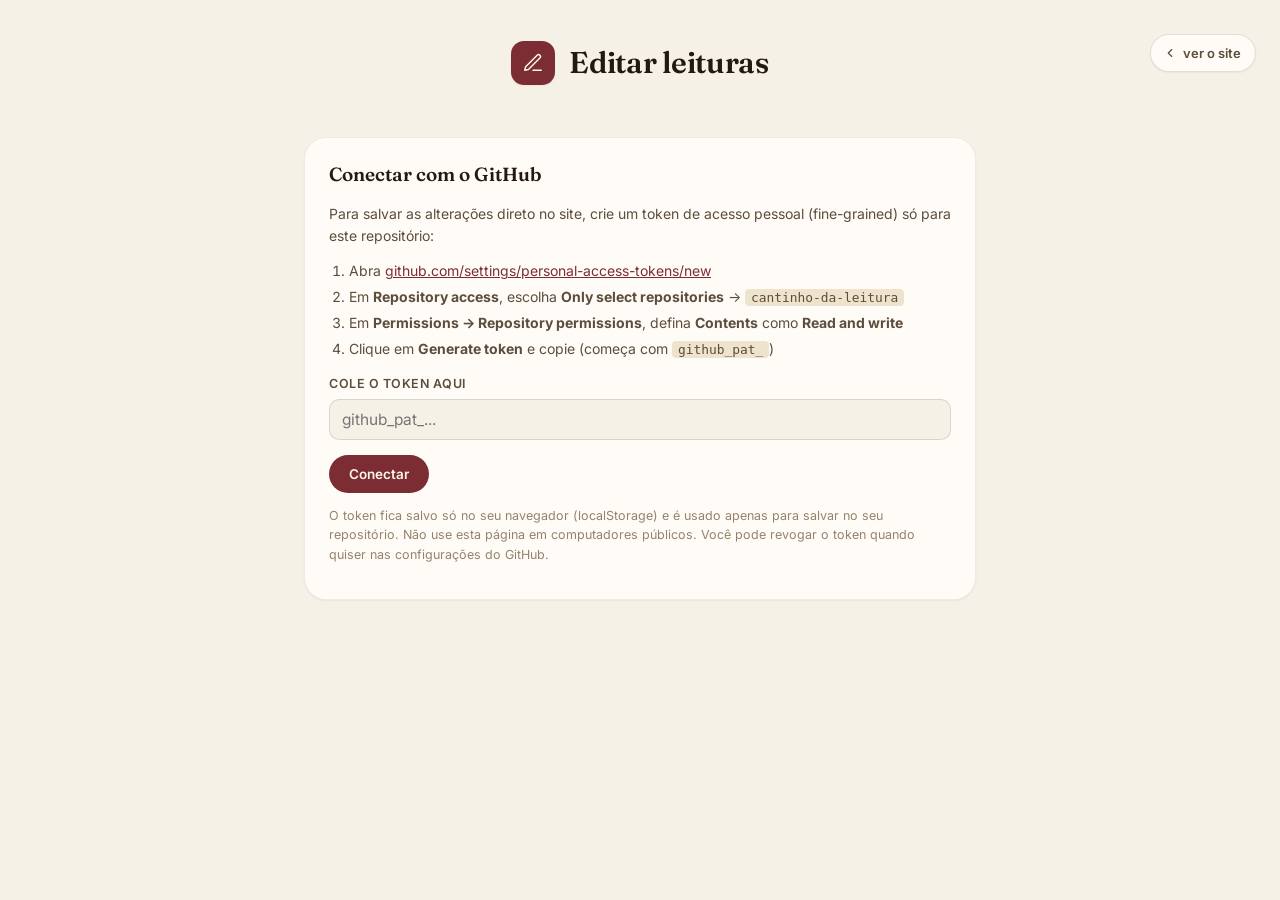
<file: admin.html>
<!DOCTYPE html>
<html lang="pt-BR">
<head>
<meta charset="UTF-8">
<meta name="viewport" content="width=device-width, initial-scale=1.0">
<title>Editar — Cantinho da Leitura</title>
<link rel="icon" href="data:image/svg+xml,<svg xmlns='http://www.w3.org/2000/svg' viewBox='0 0 24 24'><rect width='24' height='24' rx='6' fill='%237c2d33'/><path d='M4 7c0 0 2.2-1.3 5-1 1.3.15 2.7.75 3 .9.3-.15 1.7-.75 3-.9 2.8-.3 5 1 5 1v10.6c0 0-2.2-1.1-5-.8-1.3.1-2.7.7-3 .85-.3-.15-1.7-.75-3-.85-2.8-.3-5 .8-5 .8V7Z' fill='none' stroke='%23fdf6ec' stroke-width='1.5' stroke-linecap='round' stroke-linejoin='round'/><path d='M12 6.9V17.5' stroke='%23fdf6ec' stroke-width='1.5' stroke-linecap='round'/></svg>">
<link rel="preconnect" href="https://fonts.googleapis.com">
<link rel="preconnect" href="https://fonts.gstatic.com" crossorigin>
<link href="https://fonts.googleapis.com/css2?family=Fraunces:opsz,wght@9..144,500;9..144,600;9..144,700&family=Inter:wght@400;500;600;700&display=swap" rel="stylesheet">
<link rel="stylesheet" href="assets/style.css?v=5">
</head>
<body>
<header class="site-header reveal">
  <a class="top-link" href="index.html">
    <svg class="icon" width="14" height="14" viewBox="0 0 24 24" fill="none" stroke="currentColor" stroke-width="2" stroke-linecap="round" stroke-linejoin="round"><path d="M15 18l-6-6 6-6"/></svg>
    ver o site
  </a>
  <div class="brand">
    <div class="icon-badge">
      <svg width="22" height="22" viewBox="0 0 24 24" fill="none" stroke="currentColor" stroke-width="1.6" stroke-linecap="round" stroke-linejoin="round"><path d="M12 20h9"/><path d="M16.5 3.5a2.12 2.12 0 0 1 3 3L7 19l-4 1 1-4Z"/></svg>
    </div>
    <h1>Editar leituras</h1>
  </div>
</header>

<main class="wrap admin-wrap">

  <section id="token-panel" class="card token-panel reveal">
    <h3>Conectar com o GitHub</h3>
    <p>Para salvar as alterações direto no site, crie um token de acesso pessoal (fine-grained) só para este repositório:</p>
    <ol>
      <li>Abra <a href="https://github.com/settings/personal-access-tokens/new" target="_blank" rel="noopener">github.com/settings/personal-access-tokens/new</a></li>
      <li>Em <b>Repository access</b>, escolha <b>Only select repositories</b> → <code>cantinho-da-leitura</code></li>
      <li>Em <b>Permissions → Repository permissions</b>, defina <b>Contents</b> como <b>Read and write</b></li>
      <li>Clique em <b>Generate token</b> e copie (começa com <code>github_pat_</code>)</li>
    </ol>
    <div class="field">
      <label for="token-input">Cole o token aqui</label>
      <input type="password" id="token-input" placeholder="github_pat_...">
    </div>
    <button class="btn" id="btn-conectar">Conectar</button>
    <p id="token-erro" style="color:var(--bad);font-size:13px;"></p>
    <p style="font-size:12.5px;color:var(--ink-muted);">O token fica salvo só no seu navegador (localStorage) e é usado apenas para salvar no seu repositório. Não use esta página em computadores públicos. Você pode revogar o token quando quiser nas configurações do GitHub.</p>
  </section>

  <section id="admin-area" style="display:none">
    <div class="session-bar">
      <span id="session-info">conectado</span>
      <button class="btn secondary small" id="btn-sair">sair</button>
    </div>

    <div class="tabs">
      <button class="tab-btn active" data-tab="atual">Lendo agora</button>
      <button class="tab-btn" data-tab="lidos">Lidos</button>
      <button class="tab-btn" data-tab="abandonados">Abandonados</button>
      <button class="tab-btn" data-tab="quero-ler">Pretendo ler</button>
      <button class="tab-btn" data-tab="comprar">Desejo comprar</button>
    </div>

    <!-- Lendo agora -->
    <div class="tab-panel active" id="panel-atual">
      <div class="card">
        <h3 style="margin-bottom:14px;">Leitura atual</h3>
        <div class="field-row">
          <div class="field"><label>Título</label><input type="text" id="atual-titulo"></div>
          <div class="field"><label>Autor(a)</label><input type="text" id="atual-autor"></div>
        </div>
        <div class="field-row">
          <div class="field"><label>Páginas lidas</label><input type="number" id="atual-paginas-lidas" min="0"></div>
          <div class="field"><label>Total de páginas</label><input type="number" id="atual-paginas-total" min="0"></div>
        </div>
        <button class="btn" id="btn-salvar-atual">Salvar leitura atual</button>
      </div>
      <div class="card" style="margin-top:16px;">
        <h3 style="margin-bottom:14px;">Próxima leitura</h3>
        <div class="field-row">
          <div class="field"><label>Título</label><input type="text" id="proxima-titulo"></div>
          <div class="field"><label>Autor(a)</label><input type="text" id="proxima-autor"></div>
        </div>
        <button class="btn" id="btn-salvar-proxima">Salvar próxima leitura</button>
      </div>
    </div>

    <!-- Lidos -->
    <div class="tab-panel" id="panel-lidos">
      <div class="card">
        <h3 id="lidos-form-titulo" style="margin-bottom:14px;">Adicionar livro lido</h3>
        <div class="lookup-row">
          <div class="field"><label>Título</label><input type="text" id="lidos-titulo"></div>
          <div class="field"><label>Autor(a)</label><input type="text" id="lidos-autor"></div>
          <button class="btn secondary" id="btn-buscar-capa" type="button">
            <svg class="icon" width="14" height="14" viewBox="0 0 24 24" fill="none" stroke="currentColor" stroke-width="2" stroke-linecap="round" stroke-linejoin="round"><circle cx="11" cy="11" r="7"/><path d="M21 21l-4.3-4.3"/></svg>
            Buscar capa
          </button>
        </div>
        <div class="field" id="lidos-capa-preview" style="display:none;">
          <label>Capa encontrada</label>
          <img id="lidos-capa-img" style="width:60px;border-radius:4px;border:1px solid var(--border);">
        </div>
        <div class="field">
          <label>Nota</label>
          <div class="star-picker" id="lidos-star-picker"></div>
        </div>
        <div class="field-row">
          <div class="field"><label>Páginas</label><input type="number" id="lidos-paginas" min="0"></div>
          <div class="field"><label>Idioma</label><input type="text" id="lidos-idioma" placeholder="Português"></div>
        </div>
        <div class="field-row">
          <div class="field">
            <label>Quando terminou</label>
            <input type="date" id="lidos-quando">
          </div>
          <div class="field checkbox-row" style="margin-top:22px;">
            <input type="checkbox" id="lidos-nacional">
            <label for="lidos-nacional" style="margin:0;">Autor(a) nacional</label>
          </div>
        </div>
        <button class="btn" id="btn-salvar-lido">Adicionar aos lidos</button>
        <button class="btn secondary" id="btn-cancelar-lido" style="display:none;">Cancelar edição</button>
      </div>
      <div class="entry-list" id="lidos-list"></div>
    </div>

    <!-- Abandonados -->
    <div class="tab-panel" id="panel-abandonados">
      <div class="card">
        <h3 id="abandonados-form-titulo" style="margin-bottom:14px;">Adicionar livro abandonado</h3>
        <div class="field-row">
          <div class="field"><label>Título</label><input type="text" id="aband-titulo"></div>
          <div class="field"><label>Autor(a)</label><input type="text" id="aband-autor"></div>
        </div>
        <div class="field">
          <label>Quando</label>
          <input type="date" id="aband-quando">
        </div>
        <button class="btn" id="btn-salvar-aband">Adicionar aos abandonados</button>
        <button class="btn secondary" id="btn-cancelar-aband" style="display:none;">Cancelar edição</button>
      </div>
      <div class="entry-list" id="aband-list"></div>
    </div>

    <!-- Pretendo ler -->
    <div class="tab-panel" id="panel-quero-ler">
      <div class="card">
        <h3 id="quero-form-titulo" style="margin-bottom:14px;">Adicionar à lista</h3>
        <div class="field-row">
          <div class="field"><label>Título</label><input type="text" id="quero-titulo"></div>
          <div class="field"><label>Quando (mês/ano previsto)</label><input type="text" id="quero-quando" placeholder="outubro"></div>
        </div>
        <button class="btn" id="btn-salvar-quero">Adicionar</button>
        <button class="btn secondary" id="btn-cancelar-quero" style="display:none;">Cancelar edição</button>
      </div>
      <div class="entry-list" id="quero-list"></div>
    </div>

    <!-- Desejo comprar -->
    <div class="tab-panel" id="panel-comprar">
      <div class="card">
        <h3 id="comprar-form-titulo" style="margin-bottom:14px;">Adicionar à lista de compras</h3>
        <div class="field-row">
          <div class="field"><label>Título</label><input type="text" id="comprar-titulo"></div>
          <div class="field"><label>Autor(a)</label><input type="text" id="comprar-autor"></div>
        </div>
        <button class="btn" id="btn-salvar-comprar">Adicionar</button>
        <button class="btn secondary" id="btn-cancelar-comprar" style="display:none;">Cancelar edição</button>
      </div>
      <div class="entry-list" id="comprar-list"></div>
    </div>

  </section>
</main>

<div class="toast" id="toast"></div>

<script src="assets/common.js?v=2"></script>
<script src="assets/admin.js?v=2"></script>
</body>
</html>
</file>
<file: assets/style.css>
:root {
  color-scheme: light;
  --paper: #f6f1e6;
  --paper-2: #fffcf7;
  --paper-3: #eee3cd;
  --ink: #221a12;
  --ink-2: #5c4d3d;
  --ink-muted: #94836c;
  --accent: #7c2d33;
  --accent-2: #9c3f42;
  --accent-ink: #fdf6ec;
  --gold: #a97423;
  --star-on: #b6862c;
  --star-off: #e3d7bd;
  --border: rgba(34, 26, 18, 0.13);
  --border-soft: rgba(34, 26, 18, 0.07);
  --shadow-sm: 0 1px 2px rgba(34, 26, 18, 0.06);
  --shadow-md: 0 14px 32px -16px rgba(34, 26, 18, 0.28);
  --radius-lg: 22px;
  --radius-md: 14px;
  --radius-sm: 10px;
  --bad: #ab3a3a;

  --mono-1-bg: #f1e0da; --mono-1-fg: #9c4a3c;
  --mono-2-bg: #ece1c9; --mono-2-fg: #93701f;
  --mono-3-bg: #e2e6d9; --mono-3-fg: #5f7a52;
  --mono-4-bg: #e5e1ea; --mono-4-fg: #6b5b8a;
  --mono-5-bg: #dbe6e6; --mono-5-fg: #396d6d;
}
@media (prefers-color-scheme: dark) {
  :root {
    color-scheme: dark;
    --paper: #16110c;
    --paper-2: #1f1812;
    --paper-3: #2a2118;
    --ink: #f3ead9;
    --ink-2: #cbb99f;
    --ink-muted: #927f68;
    --accent: #d98188;
    --accent-2: #e39a9f;
    --accent-ink: #2a0e10;
    --gold: #d9ab4e;
    --star-on: #d9ab4e;
    --star-off: #3a3025;
    --border: rgba(243, 234, 217, 0.13);
    --border-soft: rgba(243, 234, 217, 0.07);
    --shadow-sm: 0 1px 2px rgba(0, 0, 0, 0.35);
    --shadow-md: 0 16px 36px -16px rgba(0, 0, 0, 0.55);
    --bad: #d97a7a;

    --mono-1-bg: #3a2621; --mono-1-fg: #e0a190;
    --mono-2-bg: #362c1c; --mono-2-fg: #dcbd6c;
    --mono-3-bg: #26302a; --mono-3-fg: #a5c99c;
    --mono-4-bg: #2b2735; --mono-4-fg: #bdaad8;
    --mono-5-bg: #1e2d2d; --mono-5-fg: #92c9c9;
  }
}

* { box-sizing: border-box; }
html, body { margin: 0; padding: 0; }
body {
  background: var(--paper);
  color: var(--ink);
  font-family: "Inter", system-ui, -apple-system, "Segoe UI", sans-serif;
  font-size: 15.5px;
  line-height: 1.55;
  -webkit-font-smoothing: antialiased;
  text-rendering: optimizeLegibility;
}
h1, h2, h3 { font-family: "Fraunces", Georgia, "Iowan Old Style", serif; font-weight: 600; margin: 0; }
a { color: var(--accent); }
img { max-width: 100%; display: block; }
button, input, select, textarea { font-family: inherit; font-size: inherit; color: inherit; }
svg { display: block; }

.wrap {
  max-width: 1080px;
  margin: 0 auto;
  padding: 0 24px 72px;
}

/* Icons */
.icon { flex-shrink: 0; }
.icon-badge {
  width: 44px;
  height: 44px;
  border-radius: 13px;
  background: var(--accent);
  color: var(--accent-ink);
  display: flex;
  align-items: center;
  justify-content: center;
  box-shadow: var(--shadow-sm);
}

/* Header */
.site-header {
  position: relative;
  padding: 40px 24px 22px;
  text-align: center;
}
.site-header .brand {
  display: inline-flex;
  align-items: center;
  gap: 14px;
}
.site-header .brand h1 {
  font-size: 30px;
  letter-spacing: -0.01em;
}
.site-header .kicker {
  margin: 6px 0 0;
  font-size: 12.5px;
  letter-spacing: 0.14em;
  text-transform: uppercase;
  color: var(--ink-muted);
  font-weight: 600;
}
.site-header .quote {
  margin: 22px auto 0;
  max-width: 520px;
  text-align: left;
  border-left: 2px solid var(--accent);
  padding: 2px 0 2px 16px;
  font-family: "Fraunces", Georgia, serif;
  font-style: italic;
  color: var(--ink-2);
  font-size: 15px;
  line-height: 1.5;
}
.site-header .quote cite {
  display: block;
  margin-top: 4px;
  font-style: normal;
  font-size: 12px;
  letter-spacing: 0.06em;
  text-transform: uppercase;
  color: var(--ink-muted);
}
.top-link {
  position: absolute;
  top: 34px;
  right: 24px;
  display: inline-flex;
  align-items: center;
  gap: 6px;
  font-size: 13px;
  font-weight: 600;
  text-decoration: none;
  color: var(--ink-2);
  border: 1px solid var(--border);
  padding: 8px 14px 8px 12px;
  border-radius: 999px;
  background: var(--paper-2);
  box-shadow: var(--shadow-sm);
  transition: border-color 0.15s, color 0.15s, transform 0.15s;
}
.top-link:hover { color: var(--accent); border-color: var(--accent); transform: translateY(-1px); }
@media (max-width: 640px) {
  .site-header { padding-top: 22px; }
  .top-link { position: static; display: flex; width: fit-content; margin: 0 auto 20px; }
  .site-header .brand h1 { font-size: 25px; }
}

/* Cards */
.card {
  background: var(--paper-2);
  border: 1px solid var(--border-soft);
  border-radius: var(--radius-lg);
  box-shadow: var(--shadow-sm);
  padding: 22px 24px;
}

/* Hero: currently reading */
.hero-grid {
  display: grid;
  grid-template-columns: 1.4fr 1fr;
  gap: 16px;
  margin-top: 28px;
}
@media (max-width: 700px) {
  .hero-grid { grid-template-columns: 1fr; }
}
.reading-card { display: flex; gap: 18px; align-items: center; }
.cover {
  width: 78px;
  height: 112px;
  border-radius: 8px;
  flex-shrink: 0;
  overflow: hidden;
  box-shadow: var(--shadow-sm);
}
.reading-card .label {
  text-transform: uppercase;
  letter-spacing: 0.12em;
  font-size: 11px;
  color: var(--accent);
  font-weight: 700;
}
.reading-card h3 { font-size: 19px; margin-top: 5px; line-height: 1.25; }
.reading-card .author { color: var(--ink-2); font-size: 13.5px; margin-top: 2px; }
.progress-track {
  margin-top: 12px;
  height: 7px;
  border-radius: 999px;
  background: var(--paper-3);
  overflow: hidden;
  box-shadow: inset 0 1px 1px rgba(0,0,0,0.06);
}
.progress-fill { height: 100%; background: linear-gradient(90deg, var(--accent), var(--accent-2)); border-radius: 999px; transition: width 0.4s ease; }
.progress-label { margin-top: 7px; font-size: 12px; color: var(--ink-muted); font-variant-numeric: tabular-nums; }

.side-cards { display: flex; flex-direction: column; gap: 16px; }
.mini-card .label {
  text-transform: uppercase;
  letter-spacing: 0.12em;
  font-size: 11px;
  color: var(--ink-muted);
  font-weight: 700;
}
.mini-card .value { margin-top: 8px; font-size: 15px; font-family: "Fraunces", Georgia, serif; }

.author-highlight { margin-top: 16px; text-align: center; }
.author-highlight .value { font-size: 20px; }
.author-highlight .value .sub { display: block; margin-top: 4px; font-size: 12.5px; font-family: "Inter", sans-serif; color: var(--ink-muted); }

/* Stats */
.stats-grid {
  display: grid;
  grid-template-columns: repeat(4, 1fr);
  gap: 12px;
  margin-top: 16px;
}
@media (max-width: 700px) { .stats-grid { grid-template-columns: repeat(2, 1fr); } }
.stat-tile { text-align: center; padding: 20px 10px; }
.stat-tile .num { font-family: "Fraunces", Georgia, serif; font-size: 28px; font-weight: 600; font-variant-numeric: tabular-nums; color: var(--ink); }
.stat-tile .lbl { font-size: 11.5px; color: var(--ink-muted); margin-top: 4px; text-transform: uppercase; letter-spacing: 0.08em; }

/* Year tabs */
.year-tabs {
  display: flex;
  gap: 8px;
  margin: 36px 0 8px;
  flex-wrap: wrap;
}
.year-tab {
  border: 1px solid var(--border);
  background: var(--paper-2);
  padding: 7px 18px;
  border-radius: 999px;
  cursor: pointer;
  font-weight: 600;
  font-size: 13.5px;
  color: var(--ink-2);
  transition: background 0.15s, color 0.15s, border-color 0.15s;
  font-variant-numeric: tabular-nums;
}
.year-tab:hover { border-color: var(--accent); color: var(--accent); }
.year-tab.active { background: var(--accent); color: var(--accent-ink); border-color: var(--accent); }

.section-title {
  font-size: 21px;
  margin: 34px 0 16px;
  display: flex;
  align-items: baseline;
  gap: 12px;
}
.section-title .count { font-size: 13px; color: var(--ink-muted); font-weight: 400; font-family: "Inter", sans-serif; font-variant-numeric: tabular-nums; }
.section-title .rule { flex: 1; height: 1px; background: var(--border); }

/* Monogram cover tiles */
.mono-tile {
  width: 100%; height: 100%;
  display: flex; align-items: center; justify-content: center;
}
.mono-tile .mono-letter { font-family: "Fraunces", Georgia, serif; font-weight: 600; font-size: 1.9em; }
.mono-1 { background: var(--mono-1-bg); color: var(--mono-1-fg); }
.mono-2 { background: var(--mono-2-bg); color: var(--mono-2-fg); }
.mono-3 { background: var(--mono-3-bg); color: var(--mono-3-fg); }
.mono-4 { background: var(--mono-4-bg); color: var(--mono-4-fg); }
.mono-5 { background: var(--mono-5-bg); color: var(--mono-5-fg); }

/* Book grid */
.book-grid {
  display: grid;
  grid-template-columns: repeat(auto-fill, minmax(152px, 1fr));
  gap: 18px;
}
.book-card {
  background: var(--paper-2);
  border: 1px solid var(--border-soft);
  border-radius: var(--radius-md);
  overflow: hidden;
  box-shadow: var(--shadow-sm);
  display: flex;
  flex-direction: column;
  transition: transform 0.18s ease, box-shadow 0.18s ease;
}
.book-card:hover { transform: translateY(-3px); box-shadow: var(--shadow-md); }
.book-card .cover-wrap {
  aspect-ratio: 2 / 3;
  background: var(--paper-3);
}
.book-card .cover-wrap img { width: 100%; height: 100%; object-fit: cover; }
.book-card .info { padding: 12px 13px 14px; flex: 1; display: flex; flex-direction: column; gap: 5px; }
.book-card .title { font-family: "Fraunces", Georgia, serif; font-weight: 600; font-size: 14.5px; line-height: 1.3; }
.book-card .author { font-size: 12.5px; color: var(--ink-2); }
.book-card .meta-row {
  margin-top: auto;
  padding-top: 6px;
  display: flex;
  flex-wrap: wrap;
  gap: 5px;
  font-size: 11px;
}
.tag {
  background: var(--paper-3);
  color: var(--ink-2);
  border-radius: 999px;
  padding: 3px 9px;
  letter-spacing: 0.02em;
}

/* Stars */
.star-row { display: inline-flex; gap: 2px; }
.star-ico { width: 14px; height: 14px; color: var(--star-off); }
.star-ico.on { color: var(--star-on); }
.mini-card .star-row .star-ico { width: 15px; height: 15px; }

/* Simple lists (abandoned, want to read, wishlist) */
.simple-list { display: flex; flex-direction: column; gap: 8px; }
.simple-row {
  display: flex;
  justify-content: space-between;
  gap: 12px;
  background: var(--paper-2);
  border: 1px solid var(--border-soft);
  border-radius: var(--radius-sm);
  padding: 12px 16px;
  align-items: center;
}
.simple-row .title { font-family: "Fraunces", Georgia, serif; font-weight: 600; font-size: 14.5px; }
.simple-row .author { color: var(--ink-2); font-size: 13px; }
.simple-row .when { color: var(--ink-muted); font-size: 12.5px; white-space: nowrap; font-variant-numeric: tabular-nums; }

.empty-state {
  color: var(--ink-muted);
  font-size: 13.5px;
  padding: 22px;
  text-align: center;
  border: 1px dashed var(--border);
  border-radius: var(--radius-sm);
}

/* Charts */
.charts-grid {
  display: grid;
  grid-template-columns: 1fr 1fr;
  gap: 16px;
  margin-top: 36px;
}
@media (max-width: 700px) { .charts-grid { grid-template-columns: 1fr; } }
.viz-root {
  color-scheme: light;
  --v-surface:   #fcfcfb;
  --v-text:      #0b0b0b;
  --v-text-2:    #52514e;
  --v-muted:     #898781;
  --v-grid:      #e1e0d9;
  --v-baseline:  #c3c2b7;
  --v-bar:       #2a78d6;
}
@media (prefers-color-scheme: dark) {
  .viz-root {
    color-scheme: dark;
    --v-surface:  #1a1a19;
    --v-text:     #ffffff;
    --v-text-2:   #c3c2b7;
    --v-muted:    #898781;
    --v-grid:     #2c2c2a;
    --v-baseline: #383835;
    --v-bar:      #3987e5;
  }
}
.viz-root {
  background: var(--v-surface);
  border-radius: var(--radius-md);
  border: 1px solid var(--border-soft);
  padding: 16px 18px 10px;
}
.viz-root h4 { font-size: 12px; color: var(--v-text-2); font-weight: 600; margin-bottom: 10px; font-family: "Inter", sans-serif; text-transform: uppercase; letter-spacing: 0.08em; }
.viz-root svg text { fill: var(--v-muted); font-size: 10px; font-family: "Inter", sans-serif; }
.viz-root .bar { fill: var(--v-bar); transition: opacity 0.15s; }
.viz-root .bar:hover { opacity: 0.8; }
.viz-root .axis-line { stroke: var(--v-baseline); stroke-width: 1; }
.viz-tooltip {
  position: absolute;
  pointer-events: none;
  background: var(--v-text);
  color: var(--v-surface);
  font-size: 11px;
  padding: 4px 8px;
  border-radius: 6px;
  transform: translate(-50%, -130%);
  white-space: nowrap;
  opacity: 0;
  transition: opacity 0.1s;
  font-family: "Inter", sans-serif;
}
.viz-wrap { position: relative; }

footer.site-footer {
  text-align: center;
  color: var(--ink-muted);
  font-size: 13.5px;
  font-family: "Fraunces", Georgia, serif;
  font-style: italic;
  margin-top: 56px;
  padding-top: 28px;
  border-top: 1px solid var(--border-soft);
}

/* ---- Admin page ---- */
.admin-wrap { max-width: 720px; }
.token-panel { margin-top: 28px; }
.token-panel h3 { font-size: 19px; margin-bottom: 10px; }
.token-panel p { color: var(--ink-2); font-size: 14px; }
.token-panel ol { color: var(--ink-2); font-size: 14px; padding-left: 20px; }
.token-panel li { margin-bottom: 4px; }
.token-panel code { background: var(--paper-3); padding: 1px 6px; border-radius: 4px; font-size: 0.92em; }
.field { margin-bottom: 15px; }
.field label { display: block; font-size: 12.5px; font-weight: 600; margin-bottom: 6px; color: var(--ink-2); text-transform: uppercase; letter-spacing: 0.04em; }
.field input[type="text"],
.field input[type="number"],
.field input[type="date"],
.field input[type="password"],
.field select,
.field textarea {
  width: 100%;
  padding: 10px 12px;
  border: 1px solid var(--border);
  border-radius: var(--radius-sm);
  background: var(--paper);
  color: var(--ink);
  transition: border-color 0.15s;
}
.field input:focus, .field textarea:focus { outline: none; border-color: var(--accent); }
.field textarea { min-height: 70px; resize: vertical; }
.field-row { display: grid; grid-template-columns: 1fr 1fr; gap: 12px; }
.checkbox-row { display: flex; align-items: center; gap: 8px; }
.checkbox-row input { width: 16px; height: 16px; accent-color: var(--accent); }

.btn {
  display: inline-flex;
  align-items: center;
  gap: 7px;
  background: var(--accent);
  color: var(--accent-ink);
  border: none;
  padding: 11px 20px;
  border-radius: 999px;
  font-weight: 600;
  font-size: 13.5px;
  cursor: pointer;
  transition: background 0.15s, transform 0.1s;
}
.btn:hover { background: var(--accent-2); }
.btn:active { transform: scale(0.98); }
.btn:disabled { opacity: 0.5; cursor: default; }
.btn.secondary {
  background: transparent;
  color: var(--ink-2);
  border: 1px solid var(--border);
}
.btn.secondary:hover { border-color: var(--accent); color: var(--accent); background: transparent; }
.btn.danger { background: var(--bad); color: #fff; }
.btn.danger:hover { background: var(--bad); opacity: 0.85; }
.btn.small { padding: 6px 14px; font-size: 12px; }

.star-picker { display: inline-flex; gap: 5px; }
.star-picker button { background: none; border: none; padding: 2px; cursor: pointer; line-height: 0; }
.star-picker .star-ico { width: 24px; height: 24px; transition: color 0.1s, transform 0.1s; }
.star-picker button:hover .star-ico { transform: scale(1.12); }

.tabs { display: flex; gap: 4px; flex-wrap: wrap; margin: 26px 0 20px; border-bottom: 1px solid var(--border); }
.tab-btn {
  background: none;
  border: none;
  padding: 9px 15px;
  cursor: pointer;
  color: var(--ink-muted);
  font-weight: 600;
  font-size: 13.5px;
  border-bottom: 2px solid transparent;
  margin-bottom: -1px;
  transition: color 0.15s, border-color 0.15s;
}
.tab-btn:hover { color: var(--ink-2); }
.tab-btn.active { color: var(--accent); border-bottom-color: var(--accent); }
.tab-panel { display: none; }
.tab-panel.active { display: block; }

.entry-list { margin-top: 20px; display: flex; flex-direction: column; gap: 8px; }
.entry-row {
  display: flex;
  align-items: center;
  gap: 10px;
  background: var(--paper-2);
  border: 1px solid var(--border-soft);
  border-radius: var(--radius-sm);
  padding: 10px 14px;
}
.entry-row .info { flex: 1; font-size: 13.5px; display: flex; align-items: center; gap: 8px; flex-wrap: wrap; }
.entry-row .info .t { font-weight: 600; font-family: "Fraunces", Georgia, serif; }
.entry-row .info .s { color: var(--ink-muted); font-size: 12px; }

.toast {
  position: fixed;
  bottom: 24px;
  left: 50%;
  transform: translateX(-50%);
  background: var(--ink);
  color: var(--paper);
  padding: 11px 20px;
  border-radius: 999px;
  font-size: 13.5px;
  opacity: 0;
  pointer-events: none;
  transition: opacity 0.25s, transform 0.25s;
  z-index: 50;
  box-shadow: var(--shadow-md);
}
.toast.show { opacity: 1; transform: translateX(-50%) translateY(-6px); }
.toast.error { background: var(--bad); color: #fff; }

.field input[type="date"] { color-scheme: light dark; cursor: pointer; }
.field input[type="date"]::-webkit-calendar-picker-indicator { cursor: pointer; opacity: 0.7; }
.field input[type="date"]::-webkit-calendar-picker-indicator:hover { opacity: 1; }

.lookup-row { display: flex; gap: 10px; align-items: flex-end; }
.lookup-row .field { flex: 1; margin-bottom: 0; }
.lookup-row .btn { white-space: nowrap; margin-bottom: 1px; }

.session-bar {
  display: flex;
  justify-content: space-between;
  align-items: center;
  font-size: 13px;
  color: var(--ink-muted);
  margin-bottom: 6px;
}

/* ---- Motion ---- */
.fade-swap { transition: opacity 0.16s ease; }
.fade-swap.fading { opacity: 0; }

@media (prefers-reduced-motion: no-preference) {
  @keyframes fadeSlideUp {
    from { opacity: 0; transform: translateY(14px); }
    to { opacity: 1; transform: translateY(0); }
  }
  @keyframes popIn {
    from { opacity: 0; transform: scale(0.85); }
    to { opacity: 1; transform: scale(1); }
  }
  .reveal { animation: fadeSlideUp 0.6s cubic-bezier(0.16, 1, 0.3, 1) both; }
  .book-card, .simple-row, .entry-row {
    animation: fadeSlideUp 0.45s cubic-bezier(0.16, 1, 0.3, 1) both;
  }
  .tab-panel.active { animation: fadeSlideUp 0.3s cubic-bezier(0.16, 1, 0.3, 1) both; }
  .toast.show { animation: none; }
  .star-picker button.just-set .star-ico { animation: popIn 0.25s cubic-bezier(0.34, 1.56, 0.64, 1) both; }
  .viz-root .bar {
    transform-box: fill-box;
    transform-origin: bottom;
    animation: barGrow 0.5s cubic-bezier(0.16, 1, 0.3, 1) both;
  }
  @keyframes barGrow {
    from { transform: scaleY(0); }
    to { transform: scaleY(1); }
  }
}
@media (prefers-reduced-motion: reduce) {
  *, *::before, *::after {
    animation-duration: 0.001ms !important;
    animation-iteration-count: 1 !important;
    transition-duration: 0.001ms !important;
    scroll-behavior: auto !important;
  }
}
</file>
